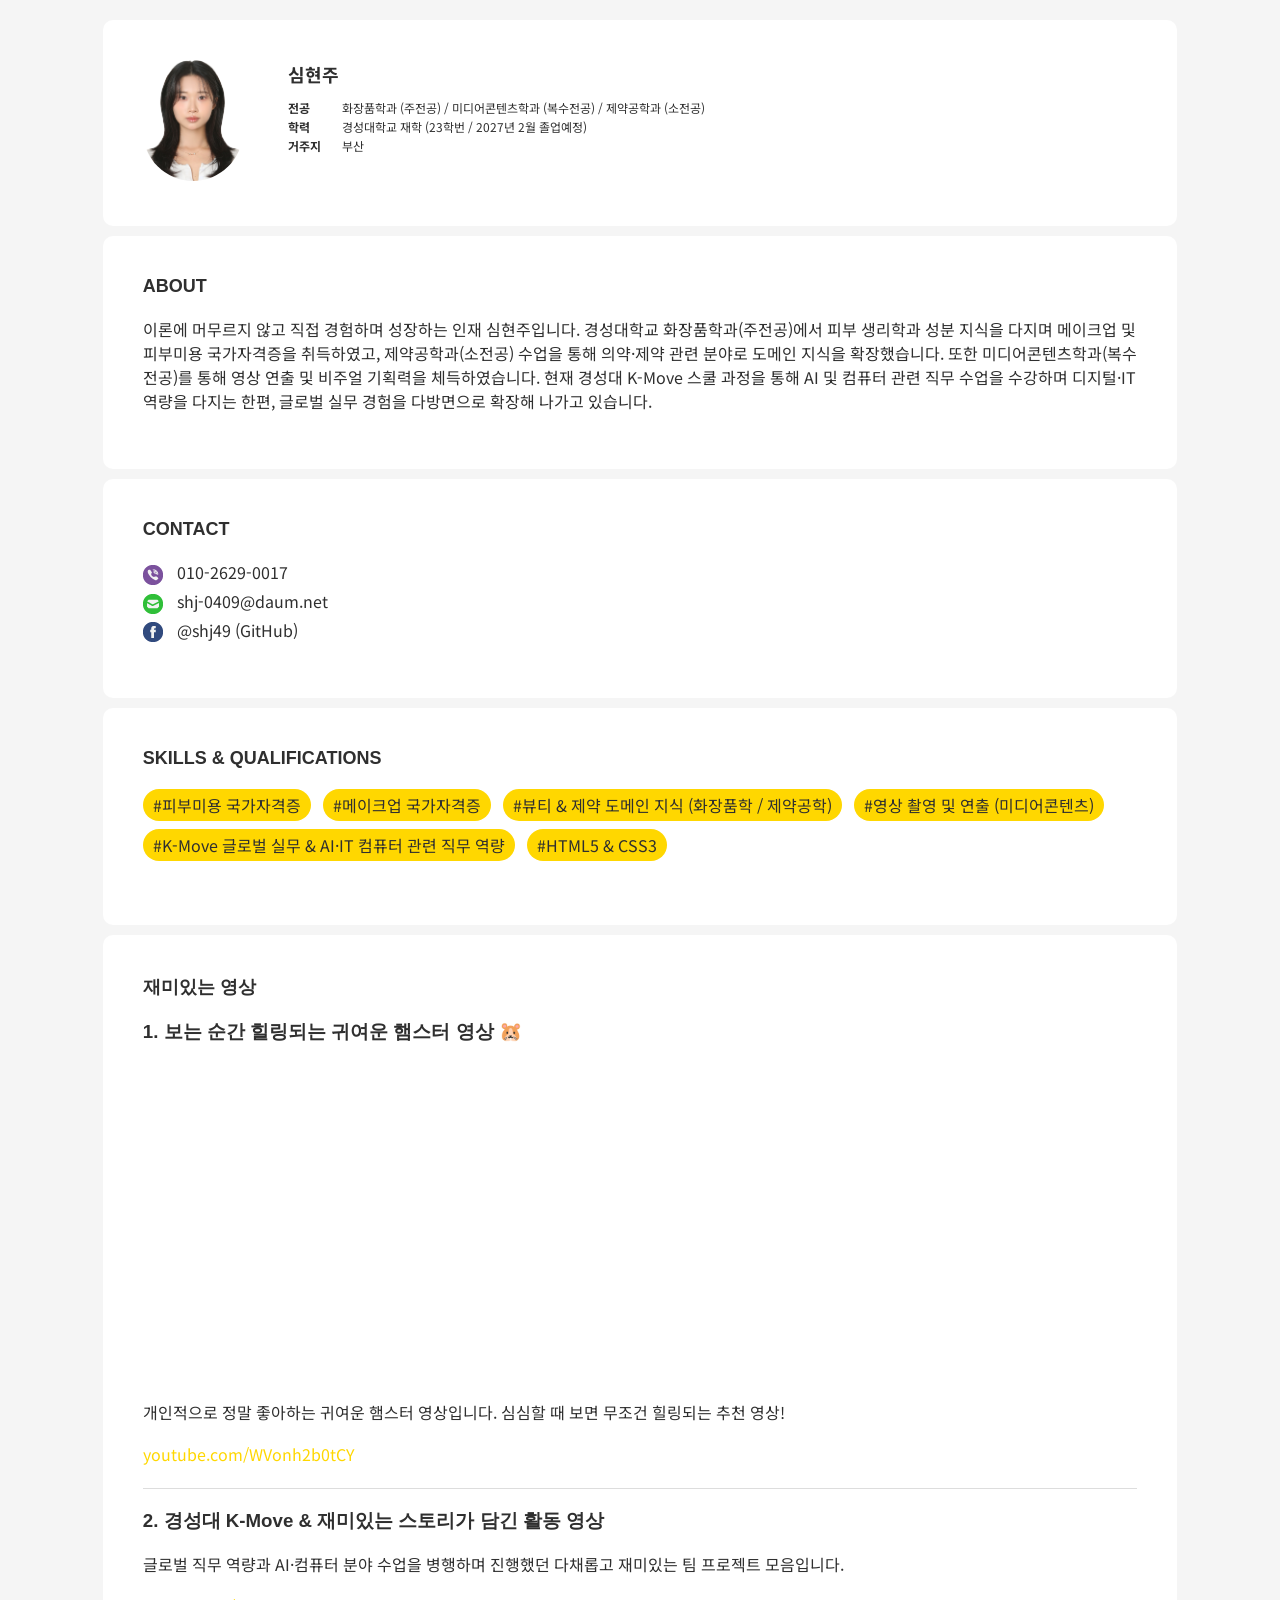
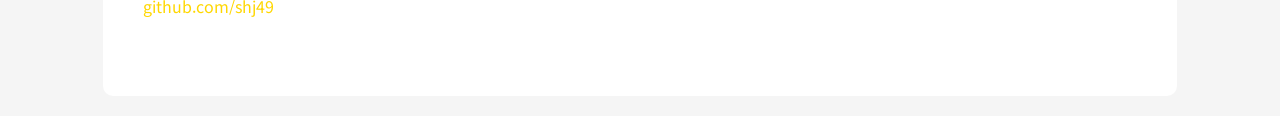
<file: 0724/index.html>
<!DOCTYPE html>
<html lang="ko">
<head>
    <meta charset="UTF-8">
    <title>심현주의 이력서</title>
    <link rel="stylesheet" href="css/style.css">
</head>
<body>
    <div class="wrapper">
        <h1>심현주의 이력서</h1> 
    
        <section id="my_info">
            <h2>My info</h2> 
            <img src="hj.jpg" alt="심현주의 얼굴 사진" />
            <table>
                <tbody>
                    <tr id="myname">
                        <th>이름</th>
                        <td>심현주</td>
                    </tr>
                    <tr>
                        <th>전공</th>
                        <td>화장품학과 (주전공) / 미디어콘텐츠학과 (복수전공) / 제약공학과 (소전공)</td>
                    </tr>
                    <tr>
                        <th>학력</th>
                        <td>경성대학교 재학 (23학번 / 2027년 2월 졸업예정)</td>
                    </tr>
                    <tr>
                        <th>거주지</th>
                        <td>부산</td>
                    </tr>
                </tbody>
            </table>
        </section>
            
        <section id="about">
            <h2>About</h2>
            <p>이론에 머무르지 않고 직접 경험하며 성장하는 인재 심현주입니다. 경성대학교 화장품학과(주전공)에서 피부 생리학과 성분 지식을 다지며 메이크업 및 피부미용 국가자격증을 취득하였고, 제약공학과(소전공) 수업을 통해 의약·제약 관련 분야로 도메인 지식을 확장했습니다. 또한 미디어콘텐츠학과(복수전공)를 통해 영상 연출 및 비주얼 기획력을 체득하였습니다. 현재 경성대 K-Move 스쿨 과정을 통해 AI 및 컴퓨터 관련 직무 수업을 수강하며 디지털·IT 역량을 다지는 한편, 글로벌 실무 경험을 다방면으로 확장해 나가고 있습니다.</p>   
        </section>
        
        <section id="contact">
            <h2>Contact</h2>
            <ul>
                <li>
                    <a href="tel:01026290017">010-2629-0017</a>
                </li>
                <li>
                    <a href="mailto:shj-0409@daum.net" target="_blank">shj-0409@daum.net</a>
                </li>
                <li>
                    <a href="https://github.com/shj49" target="_blank">@shj49 (GitHub)</a>
                </li>
            </ul>   
        </section>
        
        <section id="skill">
            <h2>Skills & Qualifications</h2>
            <ol>
                <li>피부미용 국가자격증</li>
                <li>메이크업 국가자격증</li>
                <li>뷰티 & 제약 도메인 지식 (화장품학 / 제약공학)</li>
                <li>영상 촬영 및 연출 (미디어콘텐츠)</li>
                <li>K-Move 글로벌 실무 & AI·IT 컴퓨터 관련 직무 역량</li>
                <li>HTML5 & CSS3</li>
            </ol>
        </section>
        
        <section id="project">
            <h2>재미있는 영상</h2>
            <ol>
                <li>
                    <h3>1. 보는 순간 힐링되는 귀여운 햄스터 영상 🐹</h3>
                    <iframe width="100%" height="315" src="https://www.youtube.com/embed/WVonh2b0tCY" title="YouTube video player" frameborder="0" allow="accelerometer; autoplay; clipboard-write; encrypted-media; gyroscope; picture-in-picture" allowfullscreen></iframe>
                    <p>개인적으로 정말 좋아하는 귀여운 햄스터 영상입니다. 심심할 때 보면 무조건 힐링되는 추천 영상!</p>
                    <a href="https://youtu.be/WVonh2b0tCY" target="_blank">youtube.com/WVonh2b0tCY</a>
                </li>
                <li>
                    <h3>2. 경성대 K-Move & 재미있는 스토리가 담긴 활동 영상</h3>
                    <p>글로벌 직무 역량과 AI·컴퓨터 분야 수업을 병행하며 진행했던 다채롭고 재미있는 팀 프로젝트 모음입니다.</p>
                    <a href="https://github.com/shj49" target="_blank">github.com/shj49</a>
                </li>
            </ol>    
        </section>
    </div>
</body>
</html>
</file>
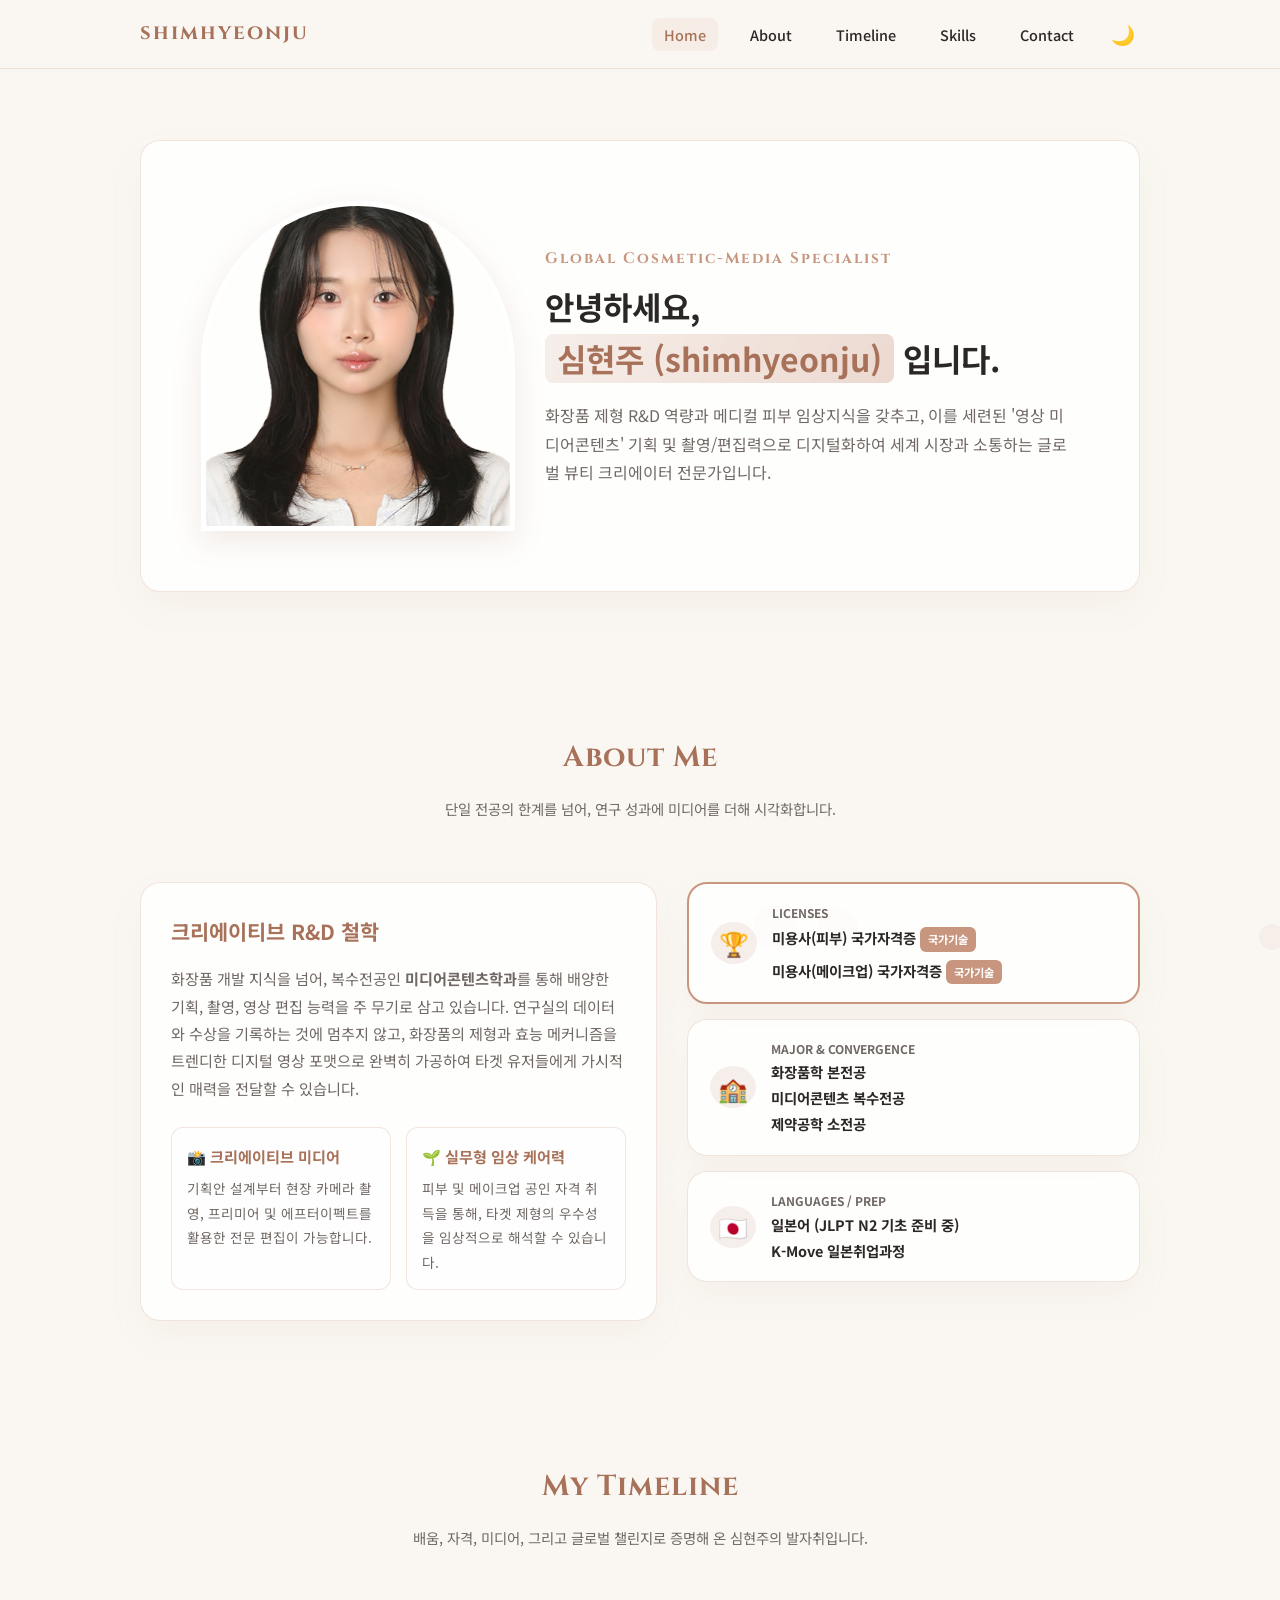
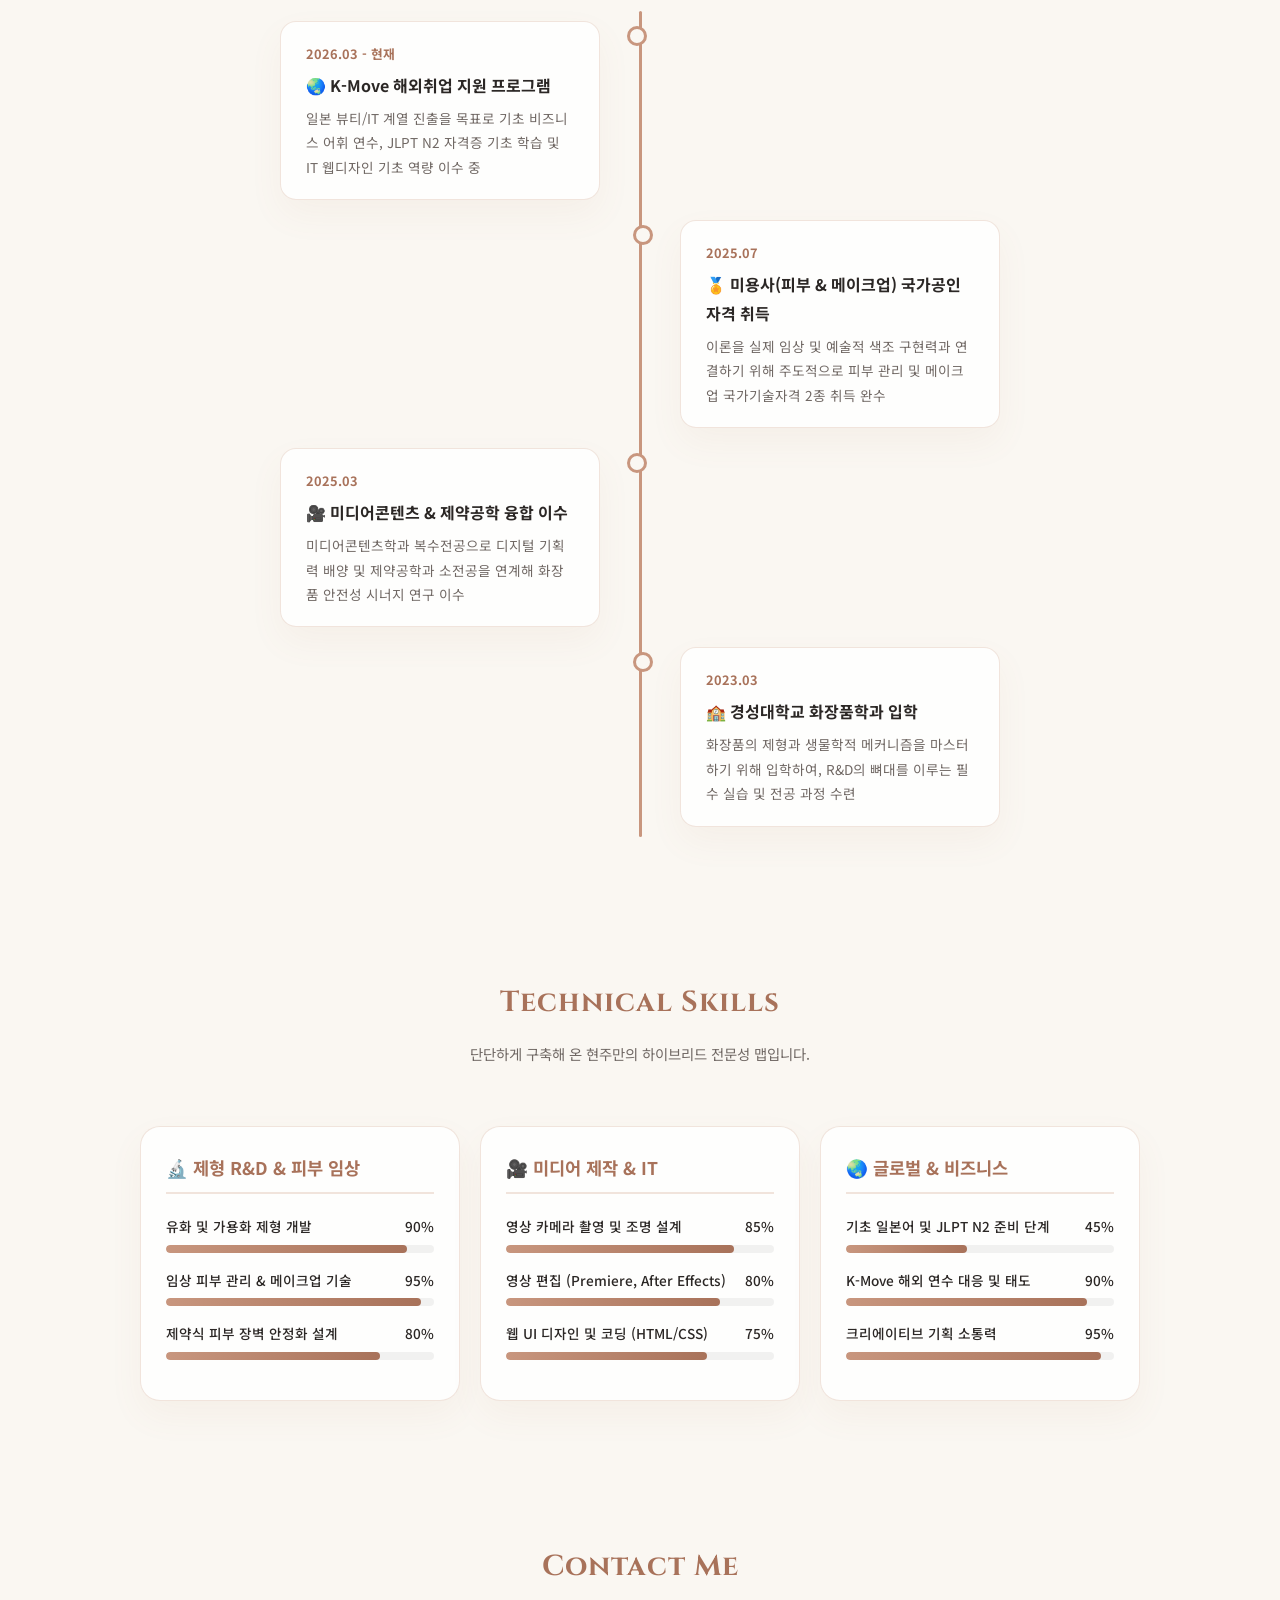
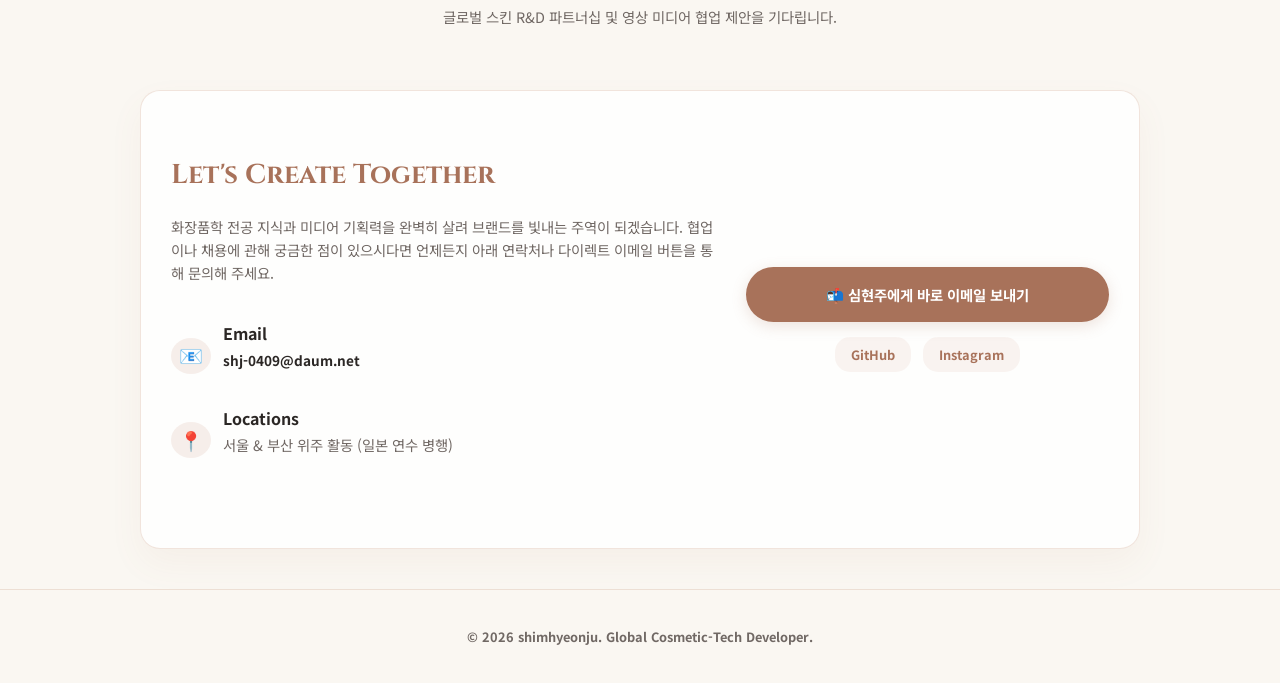
<file: 0727/index.html>
<!DOCTYPE html>
<html lang="ko">
<head>
    <meta charset="UTF-8">
    <meta name="viewport" content="width=device-width, initial-scale=1.0">
    <title>shimhyeonju | Portfolio</title>
    <!-- 구글 폰트 -->
    <link href="https://fonts.googleapis.com/css2?family=Cinzel:wght@400;600;700&family=Noto+Sans+KR:wght@300;400;500;700&display=swap" rel="stylesheet">
    <style>
        /* --- 디자인 시스템 가이드라인 --- */
        :root {
            --primary: #c8967e;          /* 차분하고 정갈한 로즈 골드 */
            --primary-dark: #a8725a;     /* 에스프레소 브라운 */
            --accent: #556b2f;           /* 클린 뷰티 내추럴 카키 */
            --bg-color: #faf7f2;         /* 스킨케어 텍스처 오프 화이트 */
            --card-bg: rgba(255, 255, 255, 0.8);
            --text-main: #2b2725;        /* 다크 차콜 */
            --text-sub: #706864;
            --border-color: rgba(200, 150, 126, 0.25);
            
            /* 정밀한 정렬 및 여백 가이드 */
            --container-width: 1040px;
            --spacing-xl: 100px;
            --spacing-lg: 60px;
            --spacing-md: 30px;
            --spacing-sm: 20px;
            --border-radius: 20px;
            --shadow: 0 15px 35px rgba(168, 114, 90, 0.06);
        }

        [data-theme="dark"] {
            --bg-color: #1a1513;
            --card-bg: rgba(38, 30, 27, 0.85);
            --text-main: #f5ede8;
            --text-sub: #baa9a2;
            --border-color: rgba(200, 150, 126, 0.15);
            --shadow: 0 15px 35px rgba(0, 0, 0, 0.4);
        }

        /* --- 기본 리셋 --- */
        * {
            margin: 0;
            padding: 0;
            box-sizing: border-box;
            font-family: 'Noto Sans KR', sans-serif;
        }

        html {
            scroll-behavior: smooth;
        }

        body {
            background-color: var(--bg-color);
            color: var(--text-main);
            overflow-x: hidden;
            line-height: 1.8;
            transition: background 0.5s ease, color 0.5s ease;
        }

        /* 페이지 진행 바 */
        .progress-bar-top {
            position: fixed;
            top: 0; left: 0; width: 0%; height: 4px;
            background: linear-gradient(90deg, var(--primary), var(--accent));
            z-index: 1001;
            transition: width 0.1s ease-out;
        }

        /* 에센스 거품 배경 */
        #bubble-bg {
            position: fixed;
            top: 0; left: 0; width: 100%; height: 100%;
            z-index: -1;
            pointer-events: none;
        }

        .bubble {
            position: absolute;
            bottom: -50px;
            background: rgba(200, 150, 126, 0.08);
            border-radius: 50%;
            animation: rise 10s infinite linear;
        }

        @keyframes rise {
            0% { transform: translateY(0) rotate(0deg); opacity: 0; }
            10% { opacity: 0.5; }
            90% { opacity: 0.5; }
            100% { transform: translateY(-110vh) rotate(360deg); opacity: 0; }
        }

        /* --- 고정 네비게이션 --- */
        nav {
            position: fixed;
            top: 0; left: 0; width: 100%;
            background: rgba(250, 247, 242, 0.8);
            backdrop-filter: blur(15px);
            -webkit-backdrop-filter: blur(15px);
            z-index: 1000;
            border-bottom: 1px solid var(--border-color);
        }

        .nav-container {
            max-width: var(--container-width);
            margin: 0 auto;
            display: flex;
            justify-content: space-between;
            align-items: center;
            padding: 15px 20px;
        }

        .logo {
            font-family: 'Cinzel', serif;
            font-size: 1.3rem;
            font-weight: 700;
            color: var(--primary-dark);
            text-decoration: none;
            letter-spacing: 2px;
        }

        .nav-links {
            display: flex;
            gap: 20px;
            list-style: none;
            align-items: center;
        }

        .nav-links a {
            text-decoration: none;
            color: var(--text-main);
            font-size: 0.9rem;
            font-weight: 500;
            padding: 6px 12px;
            border-radius: 8px;
            transition: all 0.3s;
        }

        .nav-links a.active, .nav-links a:hover {
            color: var(--primary-dark);
            background: rgba(200, 150, 126, 0.1);
        }

        .theme-toggle {
            background: none;
            border: none;
            font-size: 1.2rem;
            cursor: pointer;
            padding: 5px;
        }

        /* --- 레이아웃 컨테이너 --- */
        .container {
            max-width: var(--container-width);
            margin: 0 auto;
            padding: 0 20px;
        }

        /* 섹션 패딩 및 여백 설정 */
        section {
            padding: var(--spacing-xl) 0 40px 0;
            opacity: 0;
            transform: translateY(30px);
            transition: all 1s cubic-bezier(0.2, 0.8, 0.2, 1);
        }

        section.visible {
            opacity: 1;
            transform: translateY(0);
        }

        .section-header {
            text-align: center;
            margin-bottom: var(--spacing-lg);
        }

        .section-header h2 {
            font-family: 'Cinzel', serif;
            font-size: 1.8rem;
            color: var(--primary-dark);
            margin-bottom: 12px;
            letter-spacing: 1px;
        }

        .section-header p {
            color: var(--text-sub);
            font-size: 0.9rem;
        }

        /* --- 1. HERO SECTION --- */
        #hero-section {
            padding-top: 140px; 
            padding-bottom: 40px;
        }

        .hero-card {
            background: var(--card-bg);
            border-radius: var(--border-radius);
            box-shadow: var(--shadow);
            border: 1px solid var(--border-color);
            padding: var(--spacing-lg);
            display: grid;
            grid-template-columns: 1fr 1.7fr;
            gap: var(--spacing-md);
            align-items: center;
            backdrop-filter: blur(10px);
            -webkit-backdrop-filter: blur(10px);
            width: 100%;
        }

        .hero-img-box {
            position: relative;
            border-radius: 50% 50% 0 0; 
            overflow: hidden;
            border: 5px solid #fff;
            box-shadow: 0 10px 30px rgba(168, 114, 90, 0.15);
            height: 330px;
            width: 100%;
        }

        .hero-img-box img {
            width: 100%;
            height: 100%;
            object-fit: cover;
        }

        .hero-text {
            display: flex;
            flex-direction: column;
            justify-content: center;
        }

        .hero-tag {
            font-family: 'Cinzel', serif;
            font-weight: 700;
            color: var(--primary);
            letter-spacing: 2px;
            margin-bottom: 12px;
            font-size: 0.95rem;
        }

        .hero-text h1 {
            font-size: 2rem;
            margin-bottom: 18px;
            line-height: 1.4;
            font-weight: 700;
        }

        .hero-highlight {
            background: linear-gradient(120deg, rgba(200, 150, 126, 0.15) 0%, rgba(200, 150, 126, 0.35) 100%);
            padding: 2px 12px;
            border-radius: 8px;
            display: inline-block;
            color: var(--primary-dark);
            margin-top: 5px;
        }

        .hero-text p {
            font-size: 1rem;
            color: var(--text-sub);
        }

        /* --- 2. ABOUT ME SECTION --- */
        .about-wrapper {
            display: grid;
            grid-template-columns: 1.6fr 1.4fr;
            gap: var(--spacing-md);
        }

        .about-main-card {
            background: var(--card-bg);
            padding: var(--spacing-md);
            border-radius: var(--border-radius);
            box-shadow: var(--shadow);
            border: 1px solid var(--border-color);
        }

        .about-main-card h3 {
            font-size: 1.3rem;
            color: var(--primary-dark);
            margin-bottom: 15px;
        }

        .about-main-card p {
            margin-bottom: 18px;
            color: var(--text-sub);
            font-size: 0.95rem;
        }

        .values-grid {
            display: grid;
            grid-template-columns: repeat(2, 1fr);
            gap: 15px;
            margin-top: 25px;
        }

        .value-item {
            background: rgba(255, 255, 255, 0.4);
            padding: 15px;
            border-radius: 12px;
            border: 1px solid var(--border-color);
        }

        .value-item h4 {
            color: var(--primary-dark);
            margin-bottom: 6px;
            font-size: 0.95rem;
        }

        .value-item p {
            font-size: 0.85rem;
            margin: 0;
        }

        .about-sidebar {
            display: flex;
            flex-direction: column;
            gap: 15px;
        }

        .info-card {
            background: var(--card-bg);
            padding: 18px 22px;
            border-radius: var(--border-radius);
            box-shadow: var(--shadow);
            border: 1px solid var(--border-color);
            display: flex;
            align-items: center;
            gap: 15px;
            transition: transform 0.3s;
        }

        .info-card:hover {
            transform: translateY(-5px);
        }

        .info-card .icon {
            font-size: 1.5rem;
            background: rgba(200, 150, 126, 0.15);
            padding: 8px;
            border-radius: 50%;
            min-width: 42px;
            height: 42px;
            display: flex;
            align-items: center;
            justify-content: center;
        }

        .info-card h4 {
            font-size: 0.75rem;
            color: var(--text-sub);
        }

        .info-card p {
            font-weight: 700;
            font-size: 0.9rem;
        }

        .badge {
            background-color: var(--primary);
            color: white;
            padding: 2px 8px;
            font-size: 0.7rem;
            border-radius: 6px;
            font-weight: bold;
            display: inline-block;
            margin-top: 4px;
        }

        /* --- 3. TIMELINE SECTION --- */
        .timeline {
            position: relative;
            max-width: 800px;
            margin: 0 auto;
        }

        .timeline::after {
            content: '';
            position: absolute;
            width: 3px;
            background: var(--primary);
            top: 0; bottom: 0; left: 50%;
            margin-left: -1.5px;
            border-radius: 10px;
        }

        .timeline-item {
            padding: 10px 40px;
            position: relative;
            background-color: inherit;
            width: 50%;
        }

        .timeline-item::after {
            content: '';
            position: absolute;
            width: 14px;
            height: 14px;
            right: -7px;
            background-color: var(--bg-color);
            border: 3.5px solid var(--primary);
            top: 15px;
            border-radius: 50%;
            z-index: 1;
            transition: transform 0.3s;
        }

        .timeline-item:hover::after {
            transform: scale(1.3);
            background-color: var(--accent);
        }

        .left { left: 0; }
        .right { left: 50%; }

        .right::after { left: -7px; }

        .timeline-content {
            padding: 20px 25px;
            background: var(--card-bg);
            position: relative;
            border-radius: 16px;
            border: 1px solid var(--border-color);
            box-shadow: var(--shadow);
        }

        .timeline-date {
            font-size: 0.8rem;
            color: var(--primary-dark);
            font-weight: 700;
            margin-bottom: 6px;
        }

        .timeline-content h3 {
            font-size: 1rem;
            margin-bottom: 6px;
        }

        .timeline-content p {
            font-size: 0.85rem;
            color: var(--text-sub);
        }

        /* --- 4. SKILLS SECTION --- */
        .skills-grid {
            display: grid;
            grid-template-columns: repeat(auto-fit, minmax(290px, 1fr));
            gap: var(--spacing-sm);
        }

        .skills-category {
            background: var(--card-bg);
            padding: 25px;
            border-radius: var(--border-radius);
            box-shadow: var(--shadow);
            border: 1px solid var(--border-color);
        }

        .skills-category h3 {
            font-size: 1.1rem;
            color: var(--primary-dark);
            margin-bottom: 20px;
            border-bottom: 2px solid var(--border-color);
            padding-bottom: 8px;
        }

        .skill-item {
            margin-bottom: 15px;
        }

        .skill-info {
            display: flex;
            justify-content: space-between;
            margin-bottom: 6px;
            font-weight: 500;
            font-size: 0.85rem;
        }

        .progress-bg {
            background: rgba(0,0,0,0.05);
            height: 8px;
            border-radius: 4px;
            overflow: hidden;
        }

        .progress-fill {
            height: 100%;
            background: linear-gradient(90deg, var(--primary), var(--primary-dark));
            width: 0%;
            border-radius: 4px;
            transition: width 1.5s cubic-bezier(0.1, 0.8, 0.3, 1);
        }

        /* --- 5. CONTACT SECTION --- */
        .contact-box {
            background: var(--card-bg);
            border-radius: var(--border-radius);
            border: 1px solid var(--border-color);
            box-shadow: var(--shadow);
            padding: var(--spacing-lg) var(--spacing-md);
            display: grid;
            grid-template-columns: 1.2fr 0.8fr; 
            gap: var(--spacing-md);
            align-items: center;
        }

        .contact-info {
            display: flex;
            flex-direction: column;
            justify-content: center;
        }

        .contact-info h3 {
            font-family: 'Cinzel', serif;
            font-size: 1.7rem;
            color: var(--primary-dark);
            margin-bottom: 15px;
        }

        .contact-info p {
            font-size: 0.9rem;
            color: var(--text-sub);
            line-height: 1.6;
            margin-bottom: 20px;
        }

        .contact-details {
            margin-top: 15px;
        }

        .contact-detail-item {
            display: flex;
            align-items: center;
            gap: 12px;
            margin-bottom: 12px;
        }

        .contact-detail-item .icon {
            font-size: 1.2rem;
            background: rgba(200, 150, 126, 0.15);
            padding: 8px;
            border-radius: 50%;
            min-width: 36px;
            height: 36px;
            display: flex;
            align-items: center;
            justify-content: center;
        }

        .contact-detail-item a {
            color: var(--text-main);
            text-decoration: none;
            font-weight: bold;
            font-size: 0.85rem;
        }

        /* 원클릭 심플 이메일 발송 영역 */
        .contact-action-zone {
            display: flex;
            flex-direction: column;
            gap: 15px;
            text-align: center;
        }

        .direct-mail-btn {
            display: inline-block;
            background: var(--primary-dark);
            color: #fff;
            text-decoration: none;
            padding: 15px 30px;
            border-radius: 30px;
            font-weight: bold;
            font-size: 0.9rem;
            box-shadow: 0 4px 15px rgba(168, 114, 90, 0.2);
            transition: all 0.3s;
            width: 100%;
        }

        .direct-mail-btn:hover {
            background: var(--primary);
            transform: translateY(-2px);
        }

        .sns-quick-links {
            display: flex;
            justify-content: center;
            gap: 12px;
        }

        .sns-btn {
            font-size: 0.8rem;
            color: var(--primary-dark);
            text-decoration: none;
            font-weight: bold;
            background: rgba(200, 150, 126, 0.1);
            padding: 6px 16px;
            border-radius: 15px;
            transition: background 0.3s;
        }

        .sns-btn:hover {
            background: rgba(200, 150, 126, 0.2);
        }

        /* --- Footer --- */
        footer {
            text-align: center;
            padding: 35px 0;
            font-family: 'Cinzel', serif;
            font-weight: 700;
            color: var(--text-sub);
            border-top: 1px solid var(--border-color);
            font-size: 0.8rem;
        }

        /* --- 반응형 레이아웃 스타일 --- */
        @media (max-width: 992px) {
            .hero-card {
                grid-template-columns: 1fr;
                padding: var(--spacing-md);
                text-align: center;
            }
            .hero-img-box {
                width: 220px; height: 220px;
                border-radius: 50%;
                margin: 0 auto;
            }
            .about-wrapper {
                grid-template-columns: 1fr;
            }
            .contact-box {
                grid-template-columns: 1fr;
                padding: 30px;
            }
        }

        @media (max-width: 768px) {
            section {
                padding: var(--spacing-lg) 0 40px 0;
            }
            .timeline::after {
                left: 31px;
            }
            .timeline-item {
                width: 100%;
                padding-left: 70px;
                padding-right: 20px;
            }
            .timeline-item.right {
                left: 0%;
            }
            .timeline-item::after {
                left: 23px;
            }
            .right::after {
                left: 23px;
            }
            .skills-grid {
                grid-template-columns: 1fr;
            }
            .nav-links {
                display: none; 
            }
        }
    </style>
</head>
<body>

    <!-- 상단 진행도 표시 -->
    <div class="progress-bar-top" id="scroll-progress"></div>

    <!-- 세럼 물방울 배경 -->
    <div id="bubble-bg"></div>

    <!-- 네비게이션 -->
    <nav>
        <div class="nav-container">
            <a href="#" class="logo">shimhyeonju</a>
            <ul class="nav-links">
                <li><a href="#hero-section" class="nav-link active">Home</a></li>
                <li><a href="#about" class="nav-link">About</a></li>
                <li><a href="#timeline-sec" class="nav-link">Timeline</a></li>
                <li><a href="#skills" class="nav-link">Skills</a></li>
                <li><a href="#contact" class="nav-link">Contact</a></li>
                <li><button id="theme-toggle" class="theme-toggle" aria-label="테마 변경">🌙</button></li>
            </ul>
        </div>
    </nav>

    <!-- 메인 콘텐츠 -->
    <div class="container">

        <!-- 1. HERO SECTION -->
        <section id="hero-section" class="visible">
            <div class="hero-card">
                <div class="hero-img-box">
                    <img src="profile.jpg" alt="심현주 프로필" id="hero-profile-img">
                </div>
                <div class="hero-text">
                    <span class="hero-tag">Global Cosmetic-Media Specialist</span>
                    <h1>안녕하세요, <br><span class="hero-highlight">심현주 (shimhyeonju)</span> 입니다.</h1>
                    <p>화장품 제형 R&D 역량과 메디컬 피부 임상지식을 갖추고, 이를 세련된 '영상 미디어콘텐츠' 기획 및 촬영/편집력으로 디지털화하여 세계 시장과 소통하는 글로벌 뷰티 크리에이터 전문가입니다.</p>
                </div>
            </div>
        </section>

        <!-- 2. ABOUT ME SECTION -->
        <section id="about">
            <div class="section-header">
                <h2>About Me</h2>
                <p>단일 전공의 한계를 넘어, 연구 성과에 미디어를 더해 시각화합니다.</p>
            </div>
            <div class="about-wrapper">
                <div class="about-main-card">
                    <h3>크리에이티브 R&D 철학</h3>
                    <p>화장품 개발 지식을 넘어, 복수전공인 <strong>미디어콘텐츠학과</strong>를 통해 배양한 기획, 촬영, 영상 편집 능력을 주 무기로 삼고 있습니다. 연구실의 데이터와 수상을 기록하는 것에 멈추지 않고, 화장품의 제형과 효능 메커니즘을 트렌디한 디지털 영상 포맷으로 완벽히 가공하여 타겟 유저들에게 가시적인 매력을 전달할 수 있습니다.</p>
                    <div class="values-grid">
                        <div class="value-item">
                            <h4>📸 크리에이티브 미디어</h4>
                            <p>기획안 설계부터 현장 카메라 촬영, 프리미어 및 에프터이펙트를 활용한 전문 편집이 가능합니다.</p>
                        </div>
                        <div class="value-item">
                            <h4>🌱 실무형 임상 케어력</h4>
                            <p>피부 및 메이크업 공인 자격 취득을 통해, 타겟 제형의 우수성을 임상적으로 해석할 수 있습니다.</p>
                        </div>
                    </div>
                </div>
                <div class="about-sidebar">
                    <div class="info-card" style="border: 2.5px solid var(--primary);">
                        <div class="icon">🏆</div>
                        <div>
                            <h4>LICENSES</h4>
                            <p>미용사(피부) 국가자격증 <span class="badge">국가기술</span></p>
                            <p style="margin-top: 4px;">미용사(메이크업) 국가자격증 <span class="badge">국가기술</span></p>
                        </div>
                    </div>
                    <div class="info-card">
                        <div class="icon">🏫</div>
                        <div>
                            <h4>MAJOR & CONVERGENCE</h4>
                            <p>화장품학 본전공<br>미디어콘텐츠 복수전공<br>제약공학 소전공</p>
                        </div>
                    </div>
                    <div class="info-card">
                        <div class="icon">🇯🇵</div>
                        <div>
                            <h4>LANGUAGES / PREP</h4>
                            <p>일본어 (JLPT N2 기초 준비 중)<br>K-Move 일본취업과정</p>
                        </div>
                    </div>
                </div>
            </div>
        </section>

        <!-- 3. TIMELINE SECTION -->
        <section id="timeline-sec">
            <div class="section-header">
                <h2>My Timeline</h2>
                <p>배움, 자격, 미디어, 그리고 글로벌 챌린지로 증명해 온 심현주의 발자취입니다.</p>
            </div>
            <div class="timeline">
                <div class="timeline-item left">
                    <div class="timeline-content">
                        <div class="timeline-date">2026.03 - 현재</div>
                        <h3>🌏 K-Move 해외취업 지원 프로그램</h3>
                        <p>일본 뷰티/IT 계열 진출을 목표로 기초 비즈니스 어휘 연수, JLPT N2 자격증 기초 학습 및 IT 웹디자인 기초 역량 이수 중</p>
                    </div>
                </div>
                <div class="timeline-item right">
                    <div class="timeline-content">
                        <div class="timeline-date">2025.07</div>
                        <h3>🏅 미용사(피부 & 메이크업) 국가공인 자격 취득</h3>
                        <p>이론을 실제 임상 및 예술적 색조 구현력과 연결하기 위해 주도적으로 피부 관리 및 메이크업 국가기술자격 2종 취득 완수</p>
                    </div>
                </div>
                <div class="timeline-item left">
                    <div class="timeline-content">
                        <div class="timeline-date">2025.03</div>
                        <h3>🎥 미디어콘텐츠 & 제약공학 융합 이수</h3>
                        <p>미디어콘텐츠학과 복수전공으로 디지털 기획력 배양 및 제약공학과 소전공을 연계해 화장품 안전성 시너지 연구 이수</p>
                    </div>
                </div>
                <div class="timeline-item right">
                    <div class="timeline-content">
                        <div class="timeline-date">2023.03</div>
                        <h3>🏫 경성대학교 화장품학과 입학</h3>
                        <p>화장품의 제형과 생물학적 메커니즘을 마스터하기 위해 입학하여, R&D의 뼈대를 이루는 필수 실습 및 전공 과정 수련</p>
                    </div>
                </div>
            </div>
        </section>

        <!-- 4. SKILLS SECTION -->
        <section id="skills">
            <div class="section-header">
                <h2>Technical Skills</h2>
                <p>단단하게 구축해 온 현주만의 하이브리드 전문성 맵입니다.</p>
            </div>
            <div class="skills-grid">
                <!-- 스킬 카테고리 1 -->
                <div class="skills-category">
                    <h3>🔬 제형 R&D & 피부 임상</h3>
                    <div class="skill-item">
                        <div class="skill-info">
                            <span>유화 및 가용화 제형 개발</span>
                            <span>90%</span>
                        </div>
                        <div class="progress-bg"><div class="progress-fill" data-width="90%"></div></div>
                    </div>
                    <div class="skill-item">
                        <div class="skill-info">
                            <span>임상 피부 관리 & 메이크업 기술</span>
                            <span>95%</span>
                        </div>
                        <div class="progress-bg"><div class="progress-fill" data-width="95%"></div></div>
                    </div>
                    <div class="skill-item">
                        <div class="skill-info">
                            <span>제약식 피부 장벽 안정화 설계</span>
                            <span>80%</span>
                        </div>
                        <div class="progress-bg"><div class="progress-fill" data-width="80%"></div></div>
                    </div>
                </div>

                <!-- 스킬 카테고리 2 -->
                <div class="skills-category">
                    <h3>🎥 미디어 제작 & IT</h3>
                    <div class="skill-item">
                        <div class="skill-info">
                            <span>영상 카메라 촬영 및 조명 설계</span>
                            <span>85%</span>
                        </div>
                        <div class="progress-bg"><div class="progress-fill" data-width="85%"></div></div>
                    </div>
                    <div class="skill-item">
                        <div class="skill-info">
                            <span>영상 편집 (Premiere, After Effects)</span>
                            <span>80%</span>
                        </div>
                        <div class="progress-bg"><div class="progress-fill" data-width="80%"></div></div>
                    </div>
                    <div class="skill-item">
                        <div class="skill-info">
                            <span>웹 UI 디자인 및 코딩 (HTML/CSS)</span>
                            <span>75%</span>
                        </div>
                        <div class="progress-bg"><div class="progress-fill" data-width="75%"></div></div>
                    </div>
                </div>

                <!--  스킬 카테고리 3 -->
                <div class="skills-category">
                    <h3>🌏 글로벌 & 비즈니스</h3>
                    <div class="skill-item">
                        <div class="skill-info">
                            <span>기초 일본어 및 JLPT N2 준비 단계</span>
                            <span>45%</span>
                        </div>
                        <div class="progress-bg"><div class="progress-fill" data-width="45%"></div></div>
                    </div>
                    <div class="skill-item">
                        <div class="skill-info">
                            <span>K-Move 해외 연수 대응 및 태도</span>
                            <span>90%</span>
                        </div>
                        <div class="progress-bg"><div class="progress-fill" data-width="90%"></div></div>
                    </div>
                    <div class="skill-item">
                        <div class="skill-info">
                            <span>크리에이티브 기획 소통력</span>
                            <span>95%</span>
                        </div>
                        <div class="progress-bg"><div class="progress-fill" data-width="95%"></div></div>
                    </div>
                </div>
            </div>
        </section>

        <!-- 5. CONTACT SECTION -->
        <section id="contact">
            <div class="section-header">
                <h2>Contact Me</h2>
                <p>글로벌 스킨 R&D 파트너십 및 영상 미디어 협업 제안을 기다립니다.</p>
            </div>
            <div class="contact-box">
                <div class="contact-info">
                    <h3>Let's Create Together</h3>
                    <p>화장품학 전공 지식과 미디어 기획력을 완벽히 살려 브랜드를 빛내는 주역이 되겠습니다. 협업이나 채용에 관해 궁금한 점이 있으시다면 언제든지 아래 연락처나 다이렉트 이메일 버튼을 통해 문의해 주세요.</p>
                    <div class="contact-details">
                        <div class="contact-detail-item">
                            <span class="icon">📧</span>
                            <div>
                                <h4>Email</h4>
                                <p><a href="mailto:shj-0409@daum.net">shj-0409@daum.net</a></p>
                            </div>
                        </div>
                        <div class="contact-detail-item">
                            <span class="icon">📍</span>
                            <div>
                                <h4>Locations</h4>
                                <p>서울 & 부산 위주 활동 (일본 연수 병행)</p>
                            </div>
                        </div>
                    </div>
                </div>
                
                <!-- 다이렉트 연락 영역 -->
                <div class="contact-action-zone">
                    <a href="mailto:shj-0409@daum.net" class="direct-mail-btn">📬 심현주에게 바로 이메일 보내기</a>
                    <div class="sns-quick-links">
                        <a href="https://github.com/shj49" target="_blank" class="sns-btn">GitHub</a>
                        <a href="#" class="sns-btn">Instagram</a>
                    </div>
                </div>
            </div>
        </section>

    </div>

    <!-- 푸터 -->
    <footer>
        <p>© 2026 shimhyeonju. Global Cosmetic-Tech Developer.</p>
    </footer>

    <!-- --- 자바스크립트 모듈 --- -->
    <script>
        document.addEventListener("DOMContentLoaded", () => {
            
            /* 1. 에센스 세럼 방울 동적 생성 기능 */
            const bubbleBg = document.getElementById("bubble-bg");
            function createBubble() {
                const bubble = document.createElement("div");
                bubble.classList.add("bubble");
                
                const size = Math.random() * 40 + 10;
                bubble.style.width = `${size}px`;
                bubble.style.height = `${size}px`;
                
                bubble.style.left = `${Math.random() * 100}vw`;
                
                const duration = Math.random() * 8 + 6;
                bubble.style.animationDuration = `${duration}s`;
                
                bubbleBg.appendChild(bubble);

                setTimeout(() => {
                    bubble.remove();
                }, duration * 1000);
            }
            setInterval(createBubble, 800);

            /* 2. 스무스 스크롤 & 스크롤 스파이 */
            const sections = document.querySelectorAll("section");
            const navLinks = document.querySelectorAll(".nav-links a");
            const scrollProgress = document.getElementById("scroll-progress");

            window.addEventListener("scroll", () => {
                const totalHeight = document.documentElement.scrollHeight - window.innerHeight;
                const scrollY = window.scrollY || window.pageYOffset || document.documentElement.scrollTop;
                
                const progress = (scrollY / totalHeight) * 100;
                scrollProgress.style.width = `${progress}%`;

                let currentSec = "";
                sections.forEach(sec => {
                    const secTop = sec.offsetTop;
                    if (scrollY >= (secTop - 250)) {
                        currentSec = sec.getAttribute("id");
                    }
                    
                    if (scrollY >= (secTop - window.innerHeight * 0.85)) {
                        sec.classList.add("visible");
                        
                        if(sec.id === "skills"){
                            const progressFills = sec.querySelectorAll(".progress-fill");
                            progressFills.forEach(bar => {
                                bar.style.width = bar.getAttribute("data-width");
                            });
                        }
                    }
                });

                navLinks.forEach(link => {
                    link.classList.remove("active");
                    if (link.getAttribute("href").includes(currentSec)) {
                        link.classList.add("active");
                    }
                });
            });

            /* 3. 라이트 & 다크 모드 토글 */
            const themeToggle = document.getElementById("theme-toggle");
            const savedTheme = localStorage.getItem("theme");

            if (savedTheme === "dark") {
                document.body.setAttribute("data-theme", "dark");
                themeToggle.textContent = "☀️";
            }

            themeToggle.addEventListener("click", () => {
                if (document.body.getAttribute("data-theme") === "dark") {
                    document.body.removeAttribute("data-theme");
                    themeToggle.textContent = "🌙";
                    localStorage.setItem("theme", "light");
                } else {
                    document.body.setAttribute("data-theme", "dark");
                    themeToggle.textContent = "☀️";
                    localStorage.setItem("theme", "dark");
                }
            });
        });
    </script>
</body>
</html>
</file>
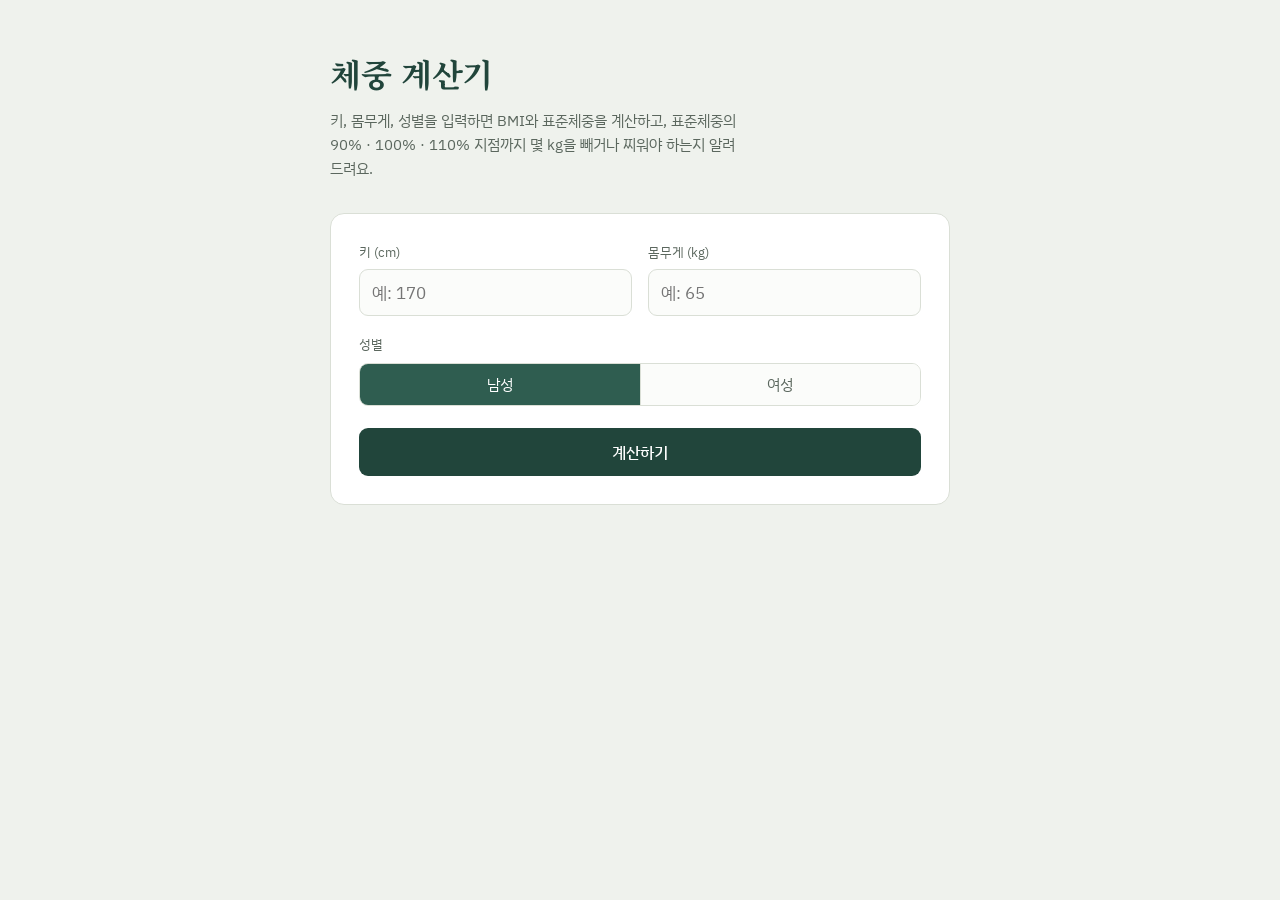
<file: 0915/bmi 계산기/index.html>
<!DOCTYPE html>
<html lang="ko">
<head>
<meta charset="UTF-8">
<meta name="viewport" content="width=device-width, initial-scale=1.0">
<title>체중 계산기</title>
<link rel="preconnect" href="https://fonts.googleapis.com">
<link rel="preconnect" href="https://fonts.gstatic.com" crossorigin>
<link href="https://fonts.googleapis.com/css2?family=Noto+Serif+KR:wght@500;700&family=IBM+Plex+Sans+KR:wght@400;500;600&display=swap" rel="stylesheet">
<style>
  :root{
    --bg: #EFF2ED;
    --surface: #FFFFFF;
    --line: #DADFD6;
    --ink: #1E2A22;
    --ink-soft: #5B675E;
    --pine: #2F5D50;
    --pine-deep: #21453B;
    --blue: #3E6E9E;
    --green: #2F6B4F;
    --amber: #B8842E;
    --rust: #B5502E;
  }
  *{ box-sizing: border-box; }
  html,body{ margin:0; padding:0; }
  body{
    background: var(--bg);
    color: var(--ink);
    font-family: 'IBM Plex Sans KR', sans-serif;
    line-height: 1.6;
    padding: 48px 20px 80px;
  }
  .page{
    max-width: 620px;
    margin: 0 auto;
  }
  header{ margin-bottom: 32px; }
  h1{
    font-family: 'Noto Serif KR', serif;
    font-weight: 700;
    font-size: 32px;
    margin: 0 0 10px;
    color: var(--pine-deep);
    letter-spacing: -0.01em;
  }
  .lede{
    margin: 0;
    color: var(--ink-soft);
    font-size: 15px;
    max-width: 46ch;
  }
  .card{
    background: var(--surface);
    border: 1px solid var(--line);
    border-radius: 14px;
    padding: 28px;
  }
  .card + .card{ margin-top: 20px; }
  .field-row{
    display: grid;
    grid-template-columns: 1fr 1fr;
    gap: 16px;
    margin-bottom: 18px;
  }
  label.field{ display:flex; flex-direction:column; gap:6px; }
  .field span{ font-size: 13px; color: var(--ink-soft); }
  input[type=number]{
    font-family: inherit;
    font-size: 17px;
    padding: 11px 12px;
    border: 1px solid var(--line);
    border-radius: 9px;
    background: #FBFCFA;
    color: var(--ink);
    width: 100%;
  }
  input[type=number]:focus{
    outline: 2px solid var(--pine);
    outline-offset: 1px;
    border-color: var(--pine);
  }
  .gender-field{ margin-bottom: 22px; }
  .gender-field > span{
    display:block;
    font-size: 13px;
    color: var(--ink-soft);
    margin-bottom: 8px;
  }
  .segmented{
    display: flex;
    border: 1px solid var(--line);
    border-radius: 9px;
    overflow: hidden;
  }
  .seg-btn{
    flex: 1;
    padding: 10px 0;
    border: none;
    background: #FBFCFA;
    color: var(--ink-soft);
    font-family: inherit;
    font-size: 15px;
    cursor: pointer;
    transition: background .15s ease, color .15s ease;
  }
  .seg-btn + .seg-btn{ border-left: 1px solid var(--line); }
  .seg-btn.active{
    background: var(--pine);
    color: #fff;
  }
  .submit-btn{
    width: 100%;
    padding: 13px 0;
    border: none;
    border-radius: 9px;
    background: var(--pine-deep);
    color: #fff;
    font-family: inherit;
    font-size: 16px;
    font-weight: 500;
    cursor: pointer;
    transition: background .15s ease;
  }
  .submit-btn:hover{ background: var(--pine); }

  .result{ display:none; }
  .result.show{ display:block; }

  .headline-row{
    display:flex;
    align-items: baseline;
    gap: 14px;
    flex-wrap: wrap;
    margin-bottom: 4px;
  }
  .bmi-number{
    font-family: 'Noto Serif KR', serif;
    font-weight: 700;
    font-size: 44px;
    color: var(--pine-deep);
    line-height: 1;
  }
  .bmi-unit{ font-size: 15px; color: var(--ink-soft); }
  .chip{
    display:inline-block;
    padding: 4px 11px;
    border-radius: 999px;
    font-size: 13px;
    font-weight: 500;
    color: #fff;
  }
  .sub-line{
    color: var(--ink-soft);
    font-size: 14px;
    margin: 4px 0 22px;
  }

  .bar-wrap{ margin: 26px 0 8px; }
  .bar-label-row{
    display:flex;
    justify-content: space-between;
    font-size: 12px;
    color: var(--ink-soft);
    margin-bottom: 6px;
  }
  .bar{
    position: relative;
    height: 10px;
    border-radius: 999px;
    background: linear-gradient(to right, var(--blue) 0 33.3%, var(--green) 33.3% 66.7%, var(--amber) 66.7% 83.3%, var(--rust) 83.3% 100%);
    margin: 0 3px;
  }
  .tick{
    position: absolute;
    top: -4px;
    width: 2px;
    height: 18px;
    background: var(--ink);
    opacity: 0.35;
    transform: translateX(-1px);
  }
  .tick-label{
    position: absolute;
    top: 16px;
    font-size: 11px;
    color: var(--ink-soft);
    transform: translateX(-50%);
    white-space: nowrap;
  }
  .marker{
    position: absolute;
    top: -9px;
    width: 0; height: 0;
    border-left: 7px solid transparent;
    border-right: 7px solid transparent;
    border-top: 9px solid var(--pine-deep);
    transform: translateX(-7px);
  }
  .bar-area{ position: relative; height: 44px; margin-bottom: 8px; }

  .targets{
    margin-top: 34px;
    display: flex;
    flex-direction: column;
    gap: 10px;
  }
  .target-row{
    display:flex;
    align-items: center;
    justify-content: space-between;
    gap: 12px;
    padding: 14px 16px;
    border: 1px solid var(--line);
    border-radius: 10px;
    background: #FBFCFA;
  }
  .target-left{ display:flex; flex-direction: column; gap: 3px; }
  .target-name{ font-size: 14px; font-weight: 500; }
  .target-weight{ font-size: 12px; color: var(--ink-soft); }
  .target-diff{
    font-size: 15px;
    font-weight: 600;
    white-space: nowrap;
  }
  .diff-down{ color: var(--rust); }
  .diff-up{ color: var(--blue); }
  .diff-none{ color: var(--green); }

  .note{
    margin-top: 22px;
    font-size: 12.5px;
    color: var(--ink-soft);
    border-top: 1px solid var(--line);
    padding-top: 14px;
  }

  @media (max-width: 480px){
    .field-row{ grid-template-columns: 1fr; }
    .bmi-number{ font-size: 38px; }
  }
</style>
</head>
<body>
<div class="page">
  <header>
    <h1>체중 계산기</h1>
    <p class="lede">키, 몸무게, 성별을 입력하면 BMI와 표준체중을 계산하고, 표준체중의 90% · 100% · 110% 지점까지 몇 kg을 빼거나 찌워야 하는지 알려드려요.</p>
  </header>

  <form id="calc-form" class="card">
    <div class="field-row">
      <label class="field">
        <span>키 (cm)</span>
        <input type="number" id="height" min="100" max="230" step="0.1" placeholder="예: 170" required>
      </label>
      <label class="field">
        <span>몸무게 (kg)</span>
        <input type="number" id="weight" min="20" max="250" step="0.1" placeholder="예: 65" required>
      </label>
    </div>
    <div class="gender-field">
      <span>성별</span>
      <div class="segmented" id="gender-toggle">
        <button type="button" class="seg-btn active" data-gender="male">남성</button>
        <button type="button" class="seg-btn" data-gender="female">여성</button>
      </div>
    </div>
    <button type="submit" class="submit-btn">계산하기</button>
  </form>

  <section id="result" class="card result">
    <div class="headline-row">
      <span class="bmi-number" id="bmi-value">0.0</span>
      <span class="bmi-unit">BMI</span>
      <span class="chip" id="bmi-chip">정상</span>
    </div>
    <p class="sub-line" id="sub-line">표준체중 0.0kg · 표준체중 대비 0%</p>

    <div class="bar-wrap">
      <div class="bar-area">
        <div class="bar" id="bar"></div>
      </div>
    </div>

    <div class="targets" id="targets"></div>

    <p class="note">표준체중은 (신장(cm) − 100) × 0.9(남성) / 0.85(여성)로 계산했어요. BMI 지수 자체는 18~40 내외 범위라, 말씀하신 90 · 100 · 110은 표준체중 대비 비율(%)로 해석해 표시했어요. 의학적 진단이 아닌 참고용 수치예요.</p>
  </section>
</div>

<script>
  const genderToggle = document.getElementById('gender-toggle');
  const heightInput = document.getElementById('height');
  const weightInput = document.getElementById('weight');
  let gender = 'male';

  genderToggle.addEventListener('click', (e) => {
    const btn = e.target.closest('.seg-btn');
    if(!btn) return;
    genderToggle.querySelectorAll('.seg-btn').forEach(b => b.classList.remove('active'));
    btn.classList.add('active');
    gender = btn.dataset.gender;
    calculate();
  });

  function bmiCategory(bmi){
    if(bmi < 18.5) return {label:'저체중', color:'var(--blue)'};
    if(bmi < 23) return {label:'정상', color:'var(--green)'};
    if(bmi < 25) return {label:'과체중', color:'var(--amber)'};
    if(bmi < 30) return {label:'비만 1단계', color:'var(--rust)'};
    return {label:'비만 2단계 이상', color:'var(--rust)'};
  }

  function pctCategory(pct){
    if(pct < 90) return {label:'저체중', color:'var(--blue)'};
    if(pct <= 110) return {label:'정상', color:'var(--green)'};
    if(pct <= 120) return {label:'과체중', color:'var(--amber)'};
    return {label:'비만', color:'var(--rust)'};
  }

  function fmt(n){ return (Math.round(n*10)/10).toFixed(1); }

  const form = document.getElementById('calc-form');
  const result = document.getElementById('result');

  function calculate(){
    const heightCm = parseFloat(heightInput.value);
    const weightKg = parseFloat(weightInput.value);
    if(!heightCm || !weightKg || heightCm <= 0 || weightKg <= 0){
      result.classList.remove('show');
      return;
    }

    const heightM = heightCm / 100;
    const bmi = weightKg / (heightM * heightM);
    const standard = gender === 'male' ? (heightCm - 100) * 0.9 : (heightCm - 100) * 0.85;
    const pct = (weightKg / standard) * 100;

    const bCat = bmiCategory(bmi);
    const pCat = pctCategory(pct);

    document.getElementById('bmi-value').textContent = fmt(bmi);
    const chip = document.getElementById('bmi-chip');
    chip.textContent = bCat.label;
    chip.style.background = bCat.color;

    document.getElementById('sub-line').innerHTML =
      `표준체중 <strong>${fmt(standard)}kg</strong> · 표준체중 대비 <strong>${fmt(pct)}%</strong> (${pCat.label})`;

    // bar marker
    const bar = document.getElementById('bar');
    bar.querySelectorAll('.tick, .tick-label, .marker').forEach(el => el.remove());

    const rangeMin = 70, rangeMax = 130;
    const posOf = (v) => Math.max(0, Math.min(100, ((v - rangeMin) / (rangeMax - rangeMin)) * 100));

    [90, 100, 110].forEach(v => {
      const tick = document.createElement('div');
      tick.className = 'tick';
      tick.style.left = posOf(v) + '%';
      bar.appendChild(tick);
      const label = document.createElement('div');
      label.className = 'tick-label';
      label.style.left = posOf(v) + '%';
      label.textContent = v + '%';
      bar.appendChild(label);
    });

    const marker = document.createElement('div');
    marker.className = 'marker';
    marker.style.left = posOf(pct) + '%';
    bar.appendChild(marker);

    // targets
    const targetsEl = document.getElementById('targets');
    targetsEl.innerHTML = '';
    [90, 100, 110].forEach(v => {
      const targetWeight = standard * (v / 100);
      const diff = weightKg - targetWeight;
      const row = document.createElement('div');
      row.className = 'target-row';

      let diffText, diffClass;
      if(Math.abs(diff) < 0.05){
        diffText = '이미 도달';
        diffClass = 'diff-none';
      } else if(diff > 0){
        diffText = `▼ ${fmt(diff)}kg 감량`;
        diffClass = 'diff-down';
      } else {
        diffText = `▲ ${fmt(-diff)}kg 증량`;
        diffClass = 'diff-up';
      }

      row.innerHTML = `
        <div class="target-left">
          <span class="target-name">표준체중 ${v}%</span>
          <span class="target-weight">목표 ${fmt(targetWeight)}kg</span>
        </div>
        <span class="target-diff ${diffClass}">${diffText}</span>
      `;
      targetsEl.appendChild(row);
    });

    result.classList.add('show');
  }

  heightInput.addEventListener('input', calculate);
  weightInput.addEventListener('input', calculate);

  form.addEventListener('submit', (e) => {
    e.preventDefault();
    calculate();
    if(result.classList.contains('show')){
      result.scrollIntoView({ behavior: 'smooth', block: 'nearest' });
    }
  });
</script>
</body>
</html>
</file>
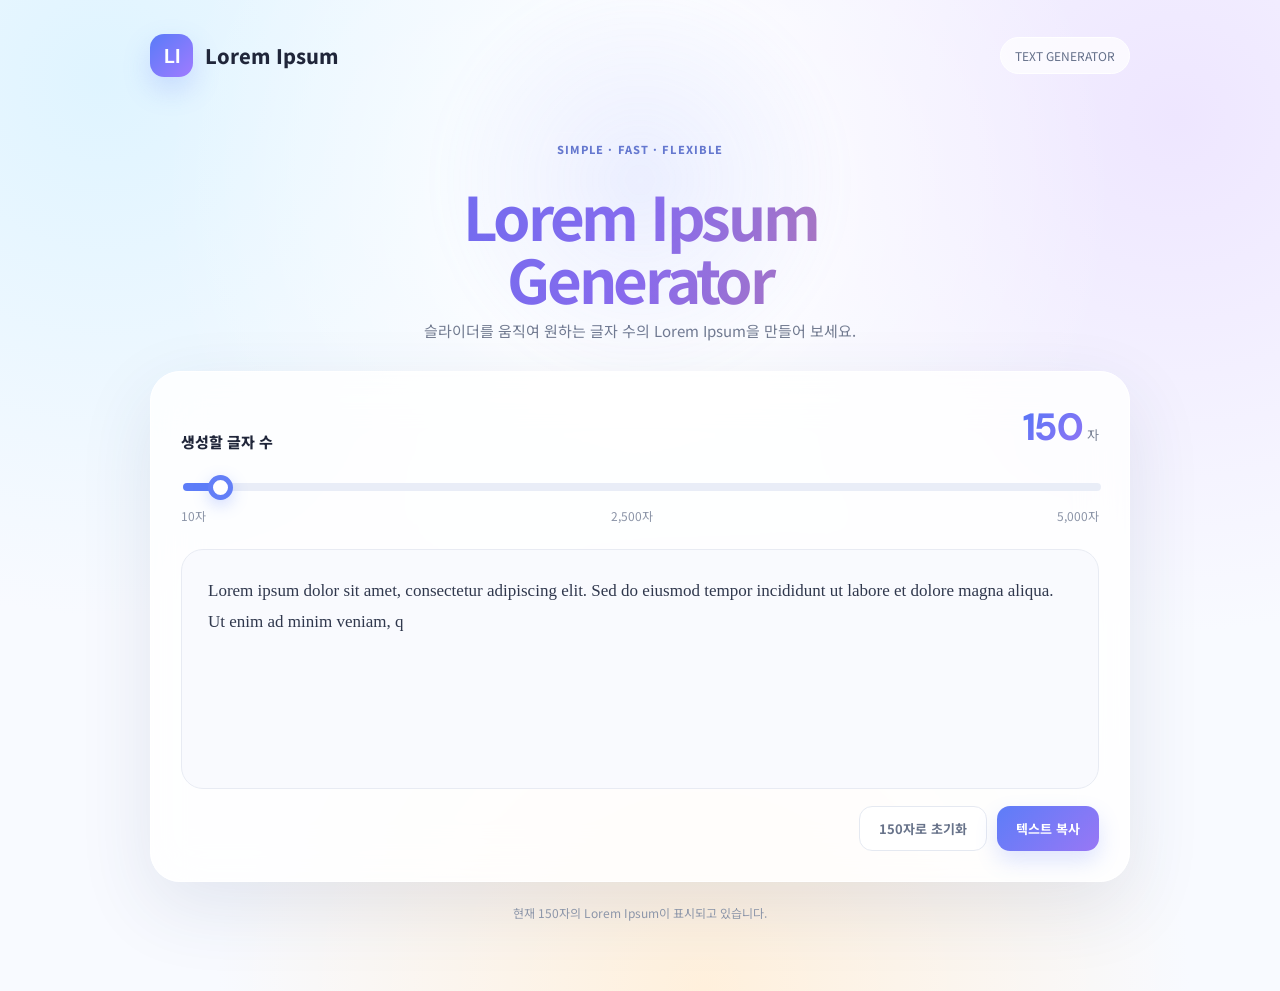
<file: 0915/Lorem Ipsum 생성기/index.html>
<!DOCTYPE html>
<html lang="ko">
<head>
<meta charset="UTF-8">
<meta name="viewport" content="width=device-width, initial-scale=1.0">
<title>Lorem Ipsum Generator</title>
<style>
@import url('https://fonts.googleapis.com/css2?family=DM+Sans:wght@500;600;700;800&family=Noto+Sans+KR:wght@400;600;700;800&display=swap');
:root{--mx:50%;--my:20%;--ink:#20263a;--muted:#727b90}
*{box-sizing:border-box}
body{margin:0;min-height:100vh;font-family:"Noto Sans KR","DM Sans",sans-serif;color:var(--ink);
background:radial-gradient(circle at var(--mx) var(--my),rgba(255,255,255,.98) 0 7%,rgba(255,255,255,.4) 23%,transparent 47%),
radial-gradient(circle at 8% 8%,#dff4ff,transparent 36%),
radial-gradient(circle at 92% 12%,#eee6ff,transparent 35%),
radial-gradient(circle at 55% 100%,#fff0dc,transparent 40%),#f8faff;overflow-x:hidden}
body:before{content:"";position:fixed;pointer-events:none;width:430px;height:430px;border-radius:50%;
left:calc(var(--mx) - 215px);top:calc(var(--my) - 215px);
background:radial-gradient(circle,rgba(106,133,255,.14),transparent 68%);filter:blur(12px);transition:left .55s ease,top .55s ease}
.wrap{width:min(980px,92%);margin:auto;padding:34px 0 70px}
header{display:flex;justify-content:space-between;align-items:center;margin-bottom:55px}
.brand{display:flex;align-items:center;gap:12px;font-weight:800;font-size:20px}
.mark{width:43px;height:43px;border-radius:14px;display:grid;place-items:center;color:#fff;font-family:"DM Sans";
background:linear-gradient(135deg,#597bf8,#a07bff);box-shadow:0 12px 28px rgba(91,124,250,.22)}
.badge{font-size:12px;color:#64708a;padding:9px 14px;border-radius:999px;background:rgba(255,255,255,.72);border:1px solid #fff}
.hero{text-align:center;margin-bottom:30px}
.eyebrow{display:inline-block;padding:8px 13px;border-radius:999px;background:#ffffffb8;border:1px solid #fff;color:#6577ca;font-size:11px;font-weight:800;letter-spacing:.1em}
h1{font-size:clamp(35px,6vw,60px);line-height:1.05;letter-spacing:-.055em;margin:17px 0 11px;
background:linear-gradient(100deg,#4d70f5,#8b69ec,#dc8c78);-webkit-background-clip:text;background-clip:text;color:transparent}
.hero p{margin:0;color:var(--muted);font-size:15px}
.card{background:rgba(255,255,255,.82);backdrop-filter:blur(24px);border:1px solid #fff;border-radius:30px;
box-shadow:0 25px 75px rgba(45,60,110,.11);padding:30px}
.control-head{display:flex;justify-content:space-between;align-items:end;margin-bottom:20px}
.control-title{font-size:15px;font-weight:800}.count{font-family:"DM Sans";font-size:38px;font-weight:800;
background:linear-gradient(135deg,#5375f7,#9475f4);-webkit-background-clip:text;background-clip:text;color:transparent}
.unit{font-size:13px;color:#7a8396;margin-left:3px}
input[type=range]{width:100%;height:8px;appearance:none;-webkit-appearance:none;border-radius:99px;outline:0;
background:linear-gradient(90deg,#5d7df8 var(--value,3%),#e9edf7 var(--value,3%));cursor:pointer}
input[type=range]::-webkit-slider-thumb{appearance:none;-webkit-appearance:none;width:25px;height:25px;border-radius:50%;
background:#fff;border:5px solid #637ff7;box-shadow:0 5px 16px rgba(91,124,250,.28)}
input[type=range]::-moz-range-thumb{width:17px;height:17px;border-radius:50%;background:#fff;border:5px solid #637ff7;box-shadow:0 5px 16px rgba(91,124,250,.28)}
.scale{display:flex;justify-content:space-between;color:#8b94a7;font-size:12px;margin-top:11px}
.textbox{margin-top:25px;padding:26px;border-radius:22px;background:rgba(249,250,254,.88);border:1px solid #e8ebf3;
font-family:Georgia,"Times New Roman",serif;font-size:17px;line-height:1.8;min-height:240px;white-space:pre-wrap;
word-break:break-word;color:#30384d}
.actions{display:flex;justify-content:flex-end;gap:10px;margin-top:17px}
button{border:0;border-radius:13px;padding:12px 19px;font:700 13px "Noto Sans KR";cursor:pointer;transition:.2s}
button:hover{transform:translateY(-1px)}
.copy{color:#fff;background:linear-gradient(135deg,#5d7df8,#9877f5);box-shadow:0 10px 22px rgba(91,124,250,.2)}
.reset{background:#fff;color:#68738a;border:1px solid #e5e9f1}
.hint{text-align:center;color:#929bad;font-size:12px;margin-top:22px}
@media(max-width:600px){header{margin-bottom:38px}.card{padding:20px}.textbox{font-size:16px;padding:20px}.control-head{align-items:center}}
</style>
</head>
<body>
<div class="wrap">
<header>
  <div class="brand"><div class="mark">LI</div><span>Lorem Ipsum</span></div>
  <div class="badge">TEXT GENERATOR</div>
</header>

<section class="hero">
  <span class="eyebrow">SIMPLE · FAST · FLEXIBLE</span>
  <h1>Lorem Ipsum<br>Generator</h1>
  <p>슬라이더를 움직여 원하는 글자 수의 Lorem Ipsum을 만들어 보세요.</p>
</section>

<section class="card">
  <div class="control-head">
    <div class="control-title">생성할 글자 수</div>
    <div><span class="count" id="count">150</span><span class="unit">자</span></div>
  </div>

  <input id="slider" type="range" min="10" max="5000" value="150" step="1" aria-label="생성할 글자 수">
  <div class="scale"><span>10자</span><span>2,500자</span><span>5,000자</span></div>

  <div class="textbox" id="output"></div>

  <div class="actions">
    <button class="reset" id="reset">150자로 초기화</button>
    <button class="copy" id="copy">텍스트 복사</button>
  </div>
</section>
<div class="hint" id="hint">현재 150자의 Lorem Ipsum이 표시되고 있습니다.</div>
</div>

<script>
const lorem=`Lorem ipsum dolor sit amet, consectetur adipiscing elit. Sed do eiusmod tempor incididunt ut labore et dolore magna aliqua. Ut enim ad minim veniam, quis nostrud exercitation ullamco laboris nisi ut aliquip ex ea commodo consequat. Duis aute irure dolor in reprehenderit in voluptate velit esse cillum dolore eu fugiat nulla pariatur. Excepteur sint occaecat cupidatat non proident, sunt in culpa qui officia deserunt mollit anim id est laborum. Curabitur pretium tincidunt lacus. Nulla gravida orci a odio. Nullam varius, turpis et commodo pharetra, est eros bibendum elit, nec luctus magna felis sollicitudin mauris. Integer in mauris eu nibh euismod gravida. Duis ac tellus et risus vulputate vehicula. Donec lobortis risus a elit. Etiam tempor. Ut ullamcorper, ligula eu tempor congue, eros est euismod turpis, id tincidunt sapien risus a quam.`;

const slider=document.getElementById("slider"),count=document.getElementById("count"),output=document.getElementById("output"),
hint=document.getElementById("hint"),copy=document.getElementById("copy"),reset=document.getElementById("reset");

function makeText(n){
  let text="";
  let i=0;
  while(text.length<n){
    if(i>0) text+=" ";
    text+=lorem;
    i++;
  }
  return text.slice(0,n);
}
function update(){
  const n=Number(slider.value);
  count.textContent=n.toLocaleString();
  slider.style.setProperty("--value",((n-10)/(5000-10)*100)+"%");
  output.textContent=makeText(n);
  hint.textContent=`현재 ${n.toLocaleString()}자의 Lorem Ipsum이 표시되고 있습니다.`;
}
slider.addEventListener("input",update);
reset.addEventListener("click",()=>{slider.value=150;update()});
copy.addEventListener("click",async()=>{
  try{
    await navigator.clipboard.writeText(output.textContent);
    copy.textContent="복사 완료 ✓";
    setTimeout(()=>copy.textContent="텍스트 복사",1300);
  }catch(e){
    const ta=document.createElement("textarea");ta.value=output.textContent;document.body.appendChild(ta);ta.select();
    document.execCommand("copy");ta.remove();copy.textContent="복사 완료 ✓";setTimeout(()=>copy.textContent="텍스트 복사",1300);
  }
});
document.addEventListener("mousemove",e=>{
  document.documentElement.style.setProperty("--mx",e.clientX+"px");
  document.documentElement.style.setProperty("--my",e.clientY+"px");
});
update();
</script>
</body>
</html>
</file>
<file: 0724/css/style.css>
@charset "UTF-8";
@import url('https://fonts.googleapis.com/css2?family=Noto+Sans+KR&display=swap');

body {
    background-color: #f5f5f5;
    color: #2f2f2f;
    font-family: 'Noto Sans KR', sans-serif;
    font-size: 16px;
}

section {
    background-color: white;
    border-radius: 10px;
    padding: 40px;
    margin-bottom: 10px;
}

.wrapper {
    width: 85%;
    margin: 20px auto;
}

h1 {
    display: none;
}

h2, h3 {
    font-family: sans-serif;
}

h2 {
    margin: 0 0 20px 0;
    text-transform: uppercase;
    font-size: 18px;
}

#my_info h2 {
    display: none;
}

#my_info img {
    width: 100px;
    height: auto;
    border-radius: 50px;
    margin-right: 40px;
} 

table {
    display: inline-block;
    border-collapse: collapse;
    border-spacing: 0;
    vertical-align: top;
}

th {
    text-align: left;
    padding-right: 20px;
}

th, td {
    font-size: 12px;
}

#myname th {
    display: none;
}

#myname td {
    display: block;
    font-size: 18px;
    font-weight: bold;
    margin-bottom: 10px;
}

a {
    color: inherit;
    text-decoration: none;
}

a:hover {
    text-decoration: underline;
    color: gold;
}

ul {
    list-style: none;
    padding: 0;
}

ul li {
    margin-bottom: 4px;
}

ul li::before {
    display: inline-block;
    width: 20px;
    height: 20px;
    vertical-align: middle;
    margin-right: 10px;
}

ul li:nth-child(1)::before {
    content: url('../images/ico_mobile.png');
}
ul li:nth-child(2)::before {
    content: url('../images/ico_email.png');
}
ul li:nth-child(3)::before {
    content: url('../images/ico_facebook.png');
}
ul li:nth-child(4)::before {
    content: url('../images/ico_blog.png');
}

#skill ol {
    list-style: none;
    padding: 0;
}

#skill li {
    display: inline-block;
    background-color: gold;
    padding: 4px 10px;
    border-radius: 32px;
    margin: 0 8px 8px 0;
}

#skill li::before {
    content: "#";
}

#project ol {
    list-style: none;
    padding: 0;
}

#project li {
    border-bottom: 1px solid #ddd;
    padding-bottom: 20px;
}

#project li:last-child {
    border-bottom: none;
}

#project video {
    width: 100%;
}

#project a {
    color: gold;
    display: inline-block;
    border-radius: 4px;
    padding: 2px 8px 2px 0;
}

#project a:hover {
    background-color: #2f2f2f;
    text-decoration: none;
    padding: 2px 8px;
    transition: padding 0.2s;
}
</file>
